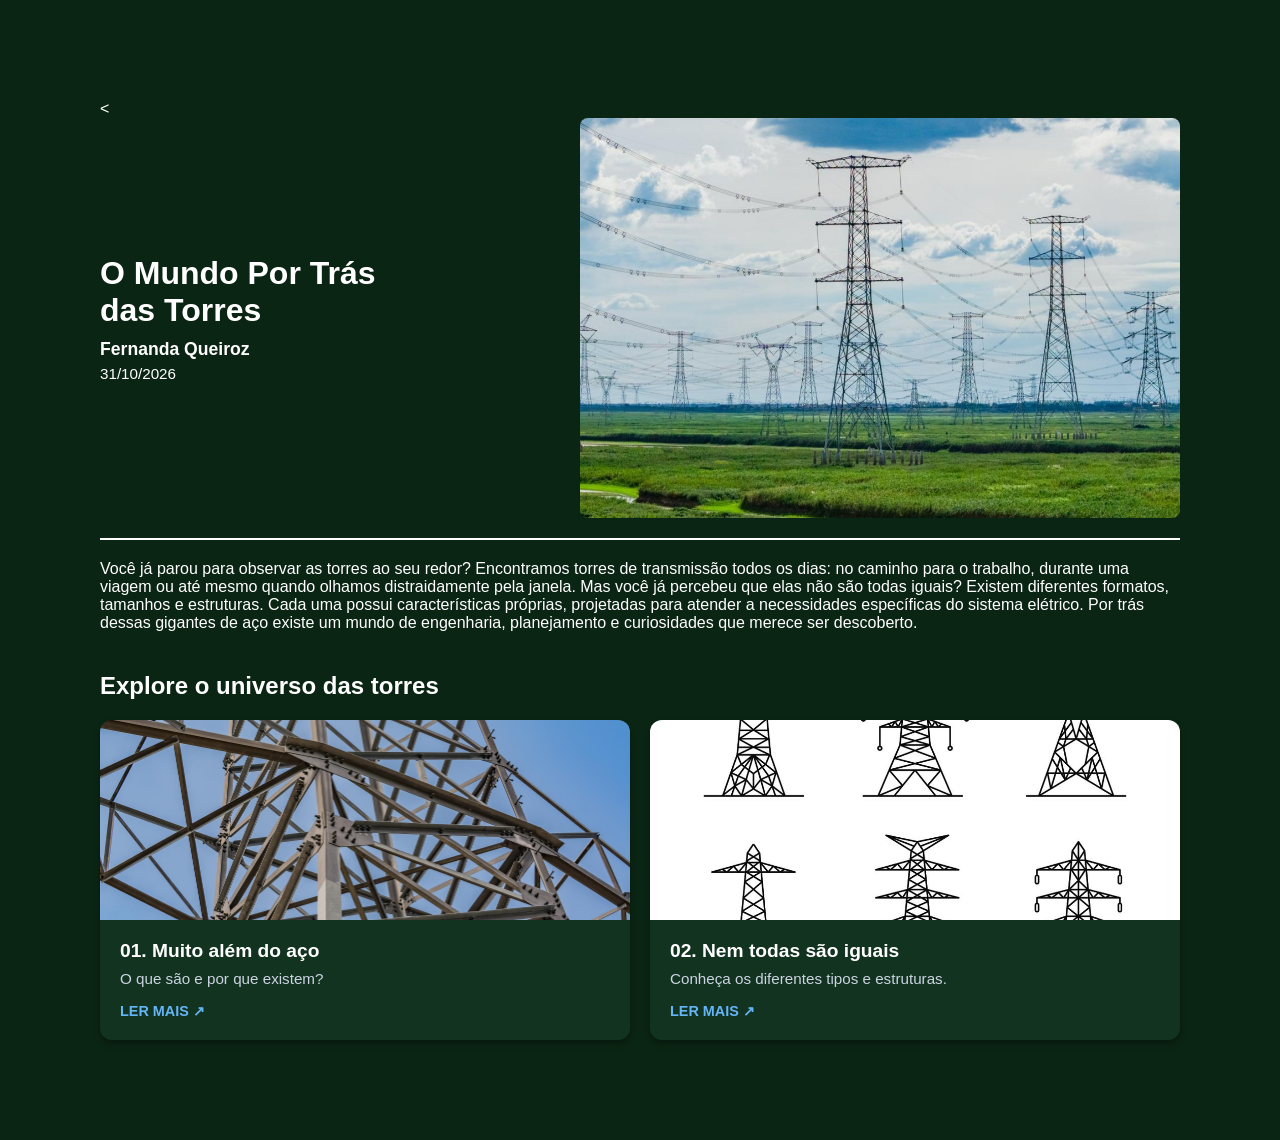
<file: index.html>
<!DOCTYPE html>
<html lang="pt-BR">
<head>
    <meta charset="UTF-8">
    <title> O Mundo Por Trás das Torres</title>
    <!-- Link para o arquivo de estilo externo -->
    <link rel="stylesheet" href="mystyle.css">
</head>
<body>

    <<header class="cabecalho-principal">
        <div class="bloco-topo">
            <!-- Coluna da Esquerda: Título, Nome, Data -->
            <div class="info-texto">
                <h1> O Mundo Por Trás das Torres</h1>
                <p class="autor">Fernanda Queiroz</p>
                <p class="data">31/10/2026</p>
            </div>

            <!-- Coluna da Direita: Imagem -->
            <img src="Imagem1.jpg" alt="Torre de transmissão" class="img-topo">
        </div>

        <!-- Linha divisória logo abaixo -->
        <hr class="linha-divisoria">
    </header>

    <p>
        Você já parou para observar as torres ao seu redor? 
        Encontramos torres de transmissão todos os dias: no caminho para o trabalho, durante uma viagem ou até mesmo quando olhamos distraidamente pela janela. 
        Mas você já percebeu que elas não são todas iguais? 
        Existem diferentes formatos, tamanhos e estruturas. Cada uma possui características próprias, projetadas para atender a necessidades específicas do sistema elétrico. 
        Por trás dessas gigantes de aço existe um mundo de engenharia, planejamento e curiosidades que merece ser descoberto.
    </p>

    <!-- Seção de Exploração (Cards) -->
    <section class="secao-cards">
        <h2>Explore o universo das torres</h2>

        <!-- Container que segura os cards lado a lado -->
        <div class="cards-grid">

            <!-- CARD 01 -->
            <div class="card">
                <!-- Imagem clicável -->
                <a href="detalhes1.html">
                    <img src="Imagem2.jpg" alt="Detalhes estruturais de uma torre" class="card-img">
                </a>
                <div class="card-content">
                    <h3>01. Muito além do aço</h3>
                    <p>O que são e por que existem?</p>
                    <a href="detalhes1.html" class="btn-ler-mais">LER MAIS ↗</a>
                </div>
            </div>

            <!-- CARD 02 -->
            <div class="card">
                <!-- Imagem clicável -->
                <a href="detalhes2.html">
                    <img src="Imagem3.jpg" alt="Tipos de torres de transmissão" class="card-img">
                </a>
                <div class="card-content">
                    <h3>02. Nem todas são iguais</h3>
                    <p>Conheça os diferentes tipos e estruturas.</p>
                    <a href="detalhes2.html" class="btn-ler-mais">LER MAIS ↗</a>
                </div>
            </div>

        </div>
    </section>
</file>
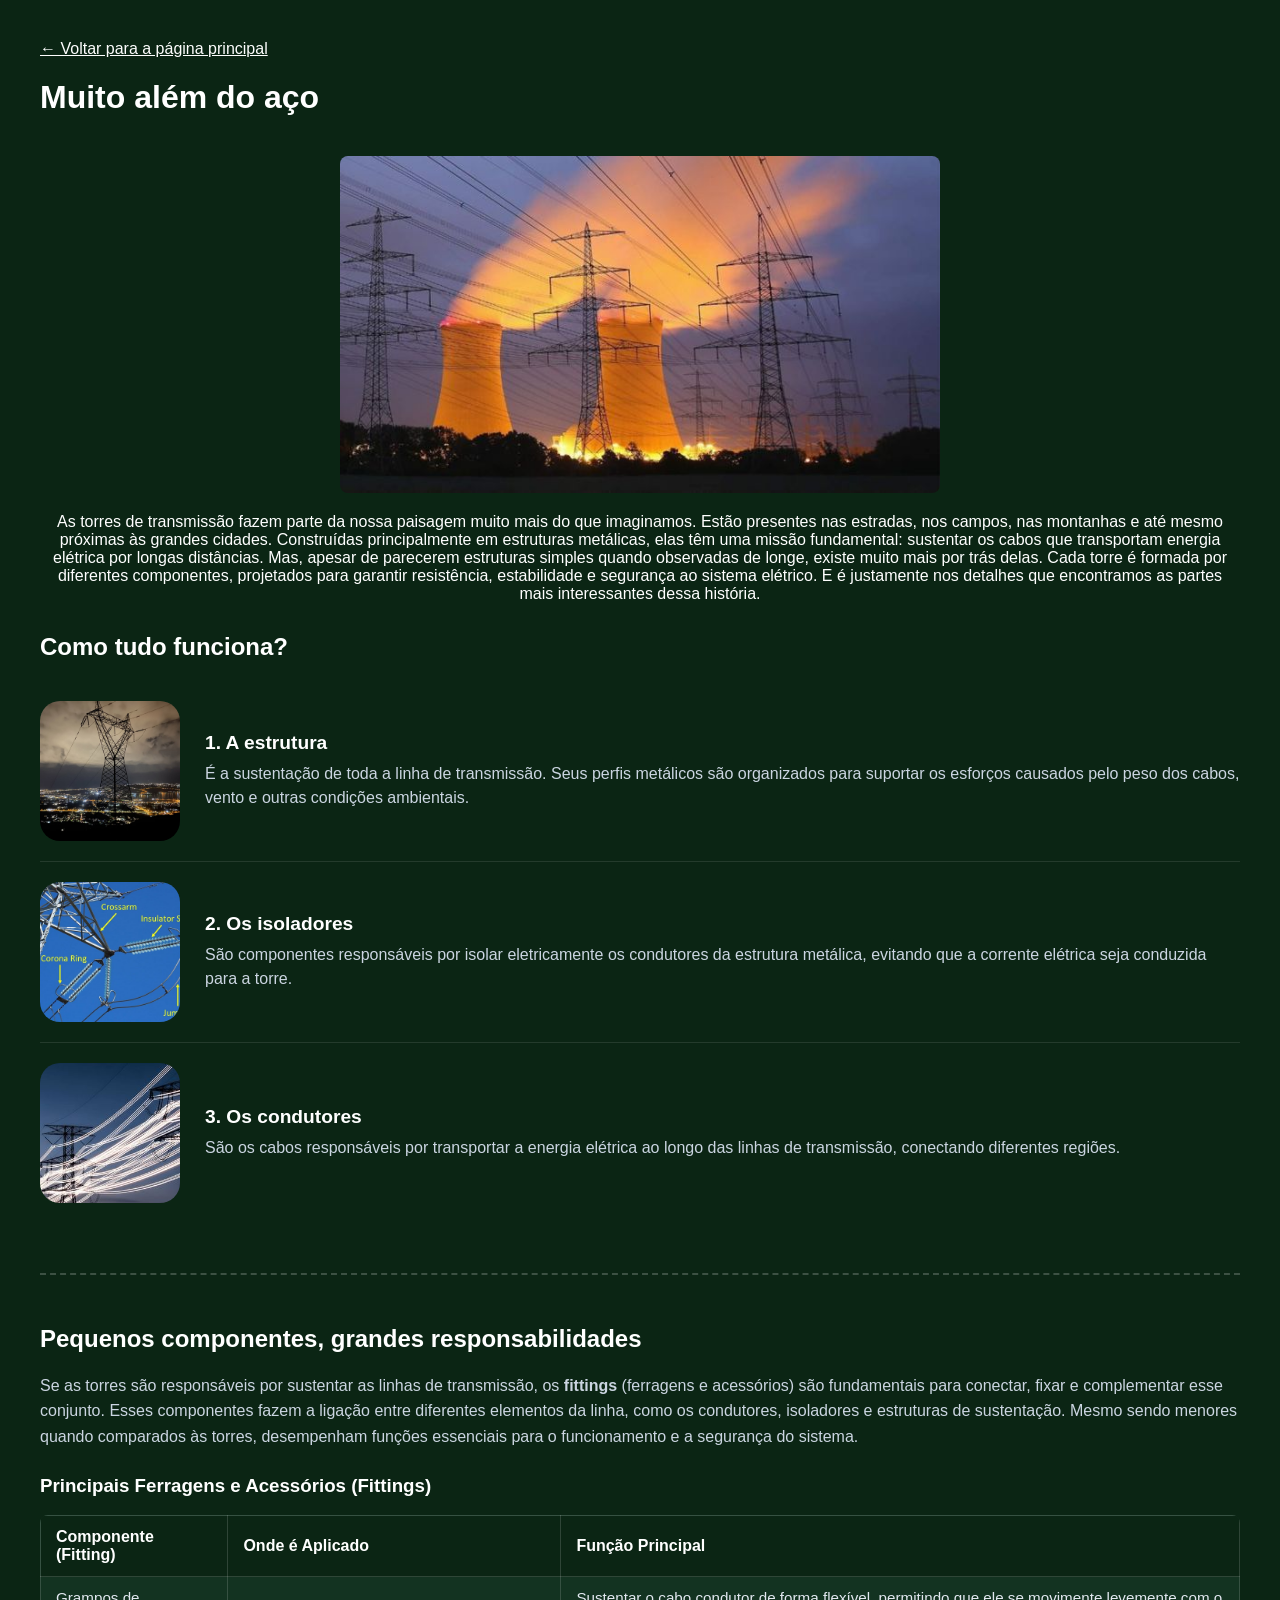
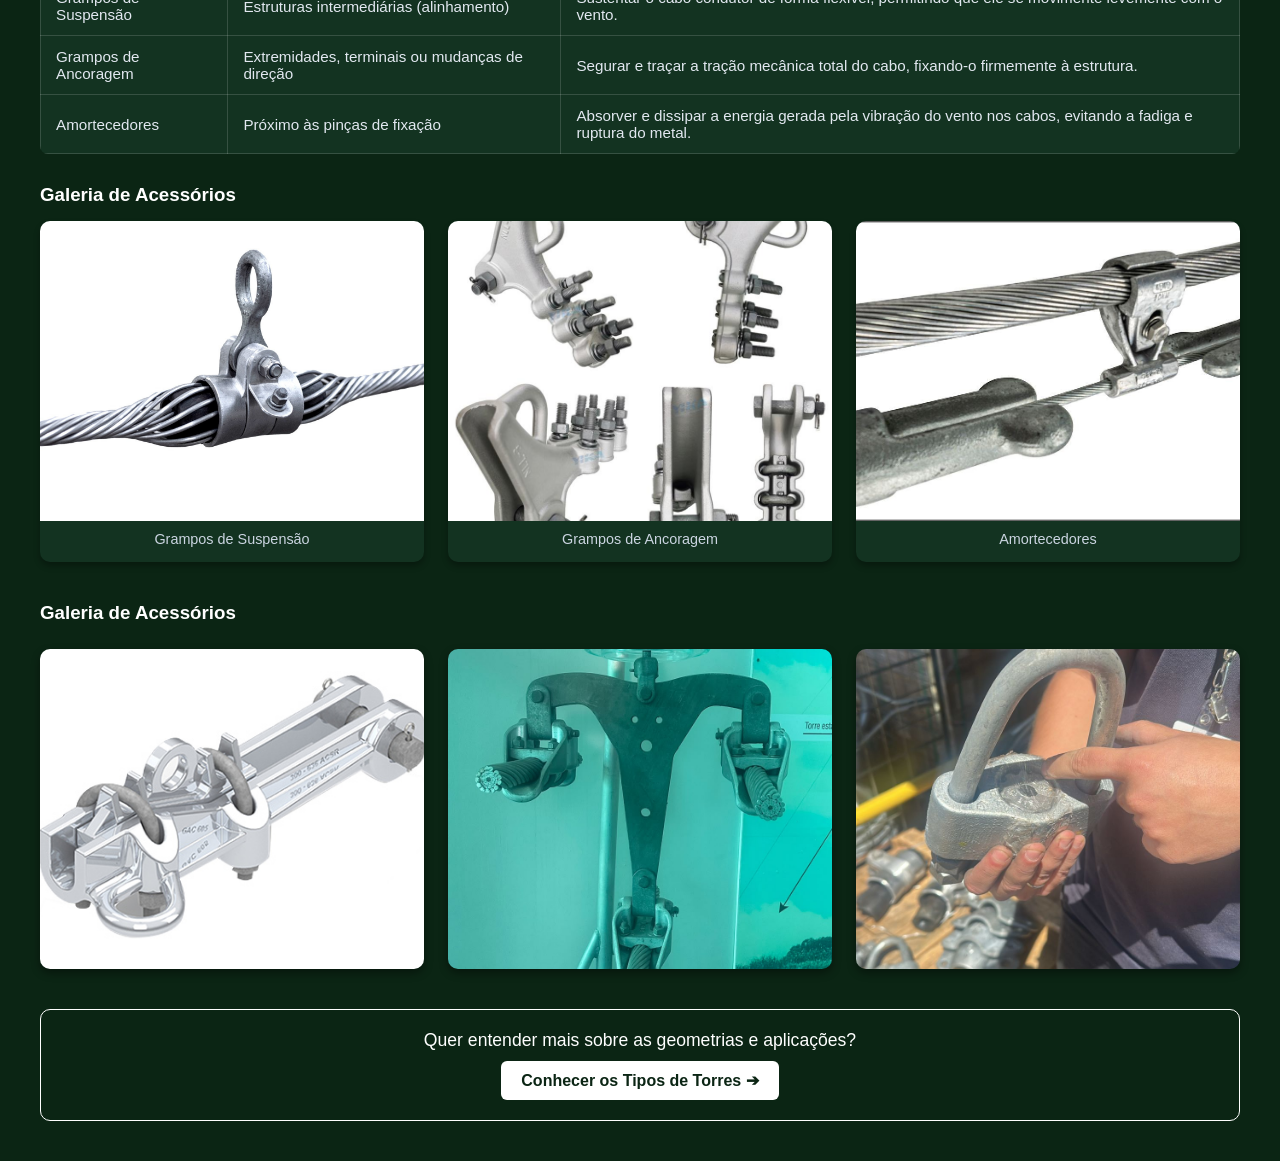
<file: detalhes1.html>
<!DOCTYPE html>
<html lang="pt-BR">
<head>
    <meta charset="UTF-8">
    <title>Muito além do aço - Detalhes</title>
    <link rel="stylesheet" href="mystyle.css">
</head>
<body style="margin: 40px;">
    <a href="index.html" style="color: #fefefe;">← Voltar para a página principal</a>
    <h1> Muito além do aço</h1>
    <br>
    <center><img src="Imagem4.jpg" alt="Torre de transmissão" class="img-topo"></center>
    <center><p>As torres de transmissão fazem parte da nossa paisagem muito mais do que imaginamos. Estão presentes nas estradas, nos campos, nas montanhas e até mesmo próximas às grandes cidades.

Construídas principalmente em estruturas metálicas, elas têm uma missão fundamental: sustentar os cabos que transportam energia elétrica por longas distâncias.

Mas, apesar de parecerem estruturas simples quando observadas de longe, existe muito mais por trás delas. Cada torre é formada por diferentes componentes, projetados para garantir resistência, estabilidade e segurança ao sistema elétrico.

E é justamente nos detalhes que encontramos as partes mais interessantes dessa história.</p></center>
  <section class="bloco-funcionamento">
        <h2>Como tudo funciona?</h2>

        <!-- ITEM 1 -->
        <div class="item-funcionamento">
            <img src="torre-estrutura.jpg" alt="A estrutura" class="img-quadrada">
            <div class="texto-item">
                <h3>1. A estrutura</h3>
                <p>É a sustentação de toda a linha de transmissão. Seus perfis metálicos são organizados para suportar os esforços causados pelo peso dos cabos, vento e outras condições ambientais.</p>
            </div>
        </div>

        <!-- ITEM 2 -->
        <div class="item-funcionamento">
            <img src="torre-isoladores.jpg" alt="Os isoladores" class="img-quadrada">
            <div class="texto-item">
                <h3>2. Os isoladores</h3>
                <p>São componentes responsáveis por isolar eletricamente os condutores da estrutura metálica, evitando que a corrente elétrica seja conduzida para a torre.</p>
            </div>
        </div>

        <!-- ITEM 3 -->
        <div class="item-funcionamento">
            <img src="torre-condutores.jpg" alt="Os condutores" class="img-quadrada">
            <div class="texto-item">
                <h3>3. Os condutores</h3>
                <p>São os cabos responsáveis por transportar a energia elétrica ao longo das linhas de transmissão, conectando diferentes regiões.</p>
            </div>
        </div>

    </section>

    <!-- SEÇÃO DE FITTINGS (FERRAGENS) -->
    <section class="secao-fittings">
        <h2>Pequenos componentes, grandes responsabilidades</h2>
        
        <p class="texto-fittings">
            Se as torres são responsáveis por sustentar as linhas de transmissão, os <strong>fittings</strong> (ferragens e acessórios) são fundamentais para conectar, fixar e complementar esse conjunto. 
            Esses componentes fazem a ligação entre diferentes elementos da linha, como os condutores, isoladores e estruturas de sustentação. 
            Mesmo sendo menores quando comparados às torres, desempenham funções essenciais para o funcionamento e a segurança do sistema.
        </p>

        <!-- TABELA HTML DE FITTINGS COM OS 3 COMPONENTES -->
        <h3>Principais Ferragens e Acessórios (Fittings)</h3>
        <table class="tabela-fittings">
            <thead>
                <tr>
                    <th>Componente (Fitting)</th>
                    <th>Onde é Aplicado</th>
                    <th>Função Principal</th>
                </tr>
            </thead>
            <tbody>
                <tr>
                    <td>Grampos de Suspensão</td>
                    <td>Estruturas intermediárias (alinhamento)</td>
                    <td>Sustentar o cabo condutor de forma flexível, permitindo que ele se movimente levemente com o vento.</td>
                </tr>
                <tr>
                    <td>Grampos de Ancoragem</td>
                    <td>Extremidades, terminais ou mudanças de direção</td>
                    <td>Segurar e traçar a tração mecânica total do cabo, fixando-o firmemente à estrutura.</td>
                </tr>
                <tr>
                    <td>Amortecedores</td>
                    <td>Próximo às pinças de fixação</td>
                    <td>Absorver e dissipar a energia gerada pela vibração do vento nos cabos, evitando a fadiga e ruptura do metal.</td>
                </tr>
            </tbody>
        </table>

        <!-- GALERIA DE IMAGENS DOS 3 COMPONENTES -->
        <h3 class="titulo-galeria">Galeria de Acessórios</h3>
        <div class="galeria-imagens">
            <div class="item-galeria">
                <img src="grampo-suspensao.jpeg" alt="Grampo de Suspensão">
                <p>Grampos de Suspensão</p>
            </div>
            <div class="item-galeria">
                <img src="grampo-ancoragem.jpg" alt="Grampo de Ancoragem">
                <p>Grampos de Ancoragem</p>
            </div>
            <div class="item-galeria">
                <img src="amortecedores.jpg" alt="Amortecedores">
                <p>Amortecedores</p>
            </div>
        </div>
    <!-- GALERIA ESTILO REVISTA (APENAS IMAGENS) -->
        <h3 class="titulo-galeria">Galeria de Acessórios</h3>
        
        <div class="galeria-revista">
            <img src="fitting1.jpg" alt="Fitting de transmissão 1">
            <img src="fitting2.jpg" alt="Fitting de transmissão 2">
            <img src="fitting3.jpg" alt="Fitting de transmissão 3">
        </div>
         <!-- LINK CLICÁVEL PARA A OUTRA PÁGINA (Tipos de Torres) -->
        <div class="proxima-pagina-box">
            <p>Quer entender mais sobre as geometrias e aplicações?</p>
            <a href="detalhes2.html" class="link-proxima-pagina">Conhecer os Tipos de Torres ➔</a>
        </div>
    </section>

</body>
</html>
</file>
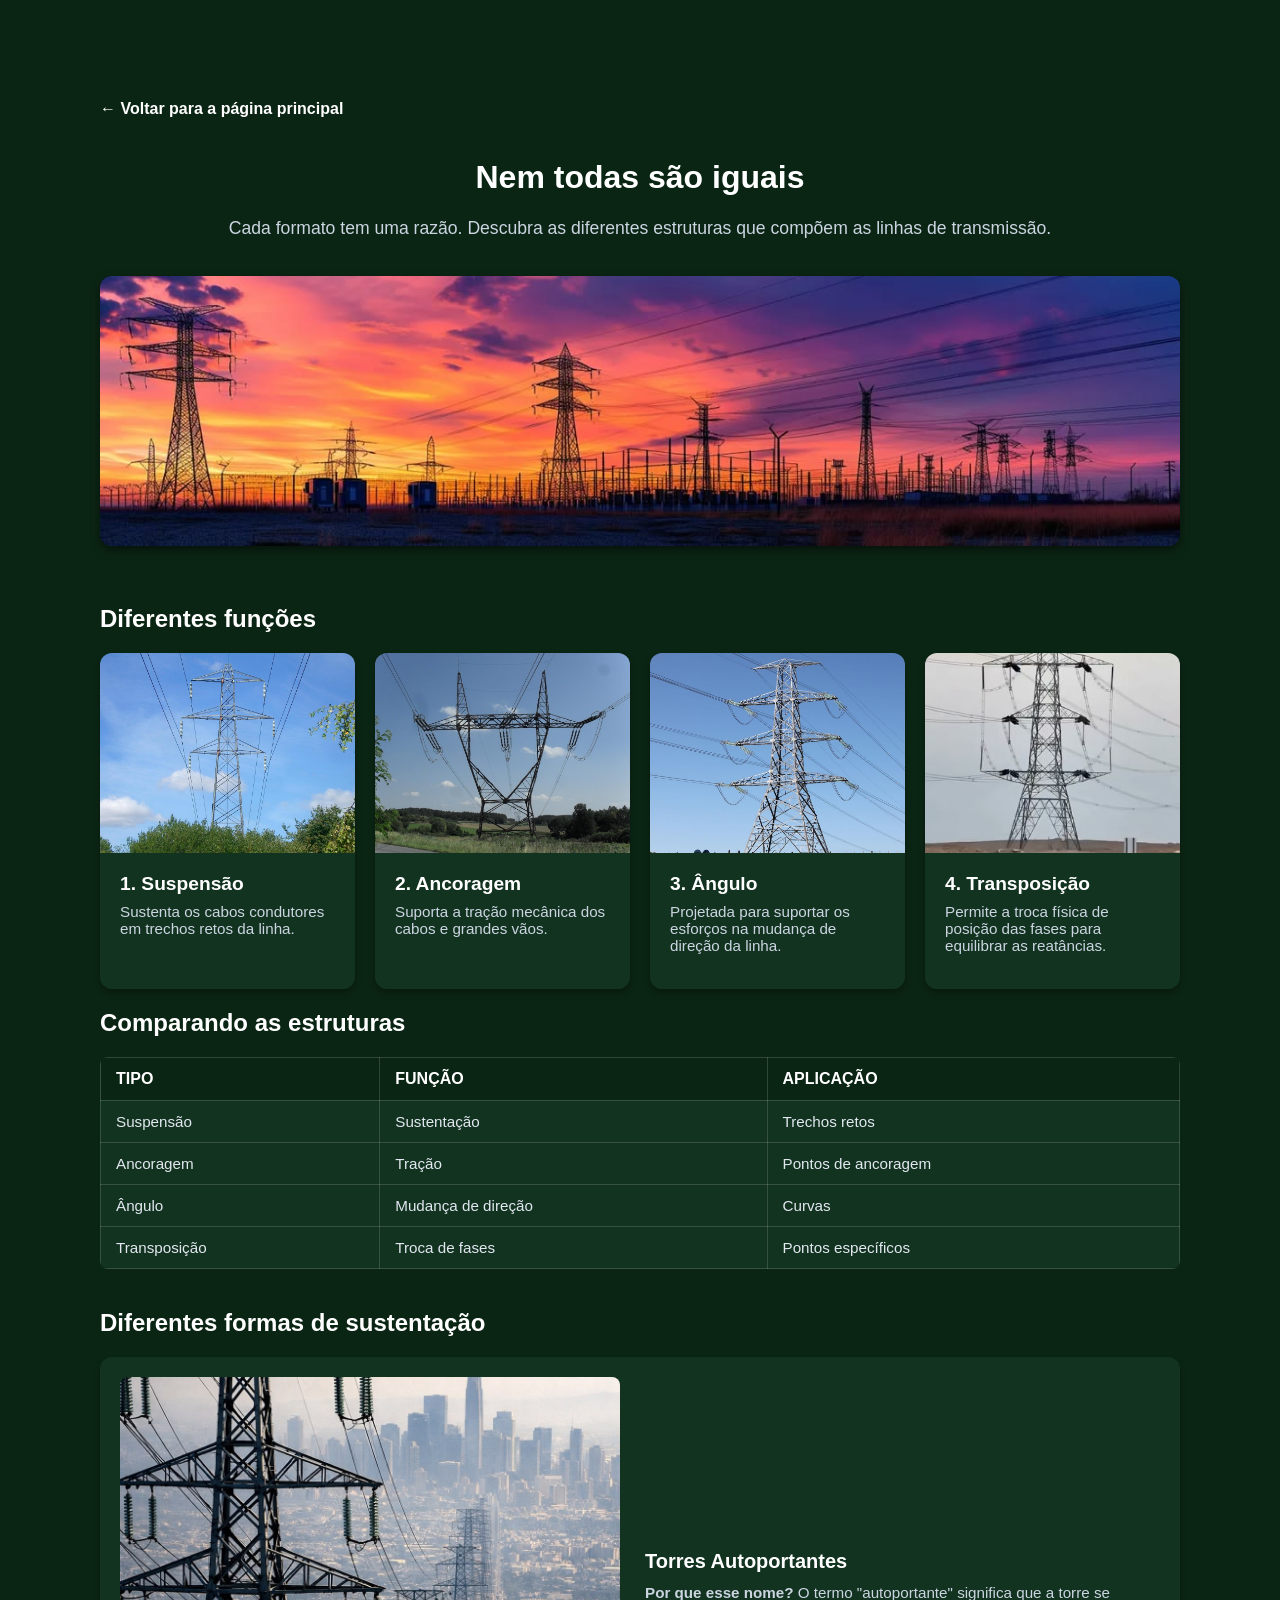
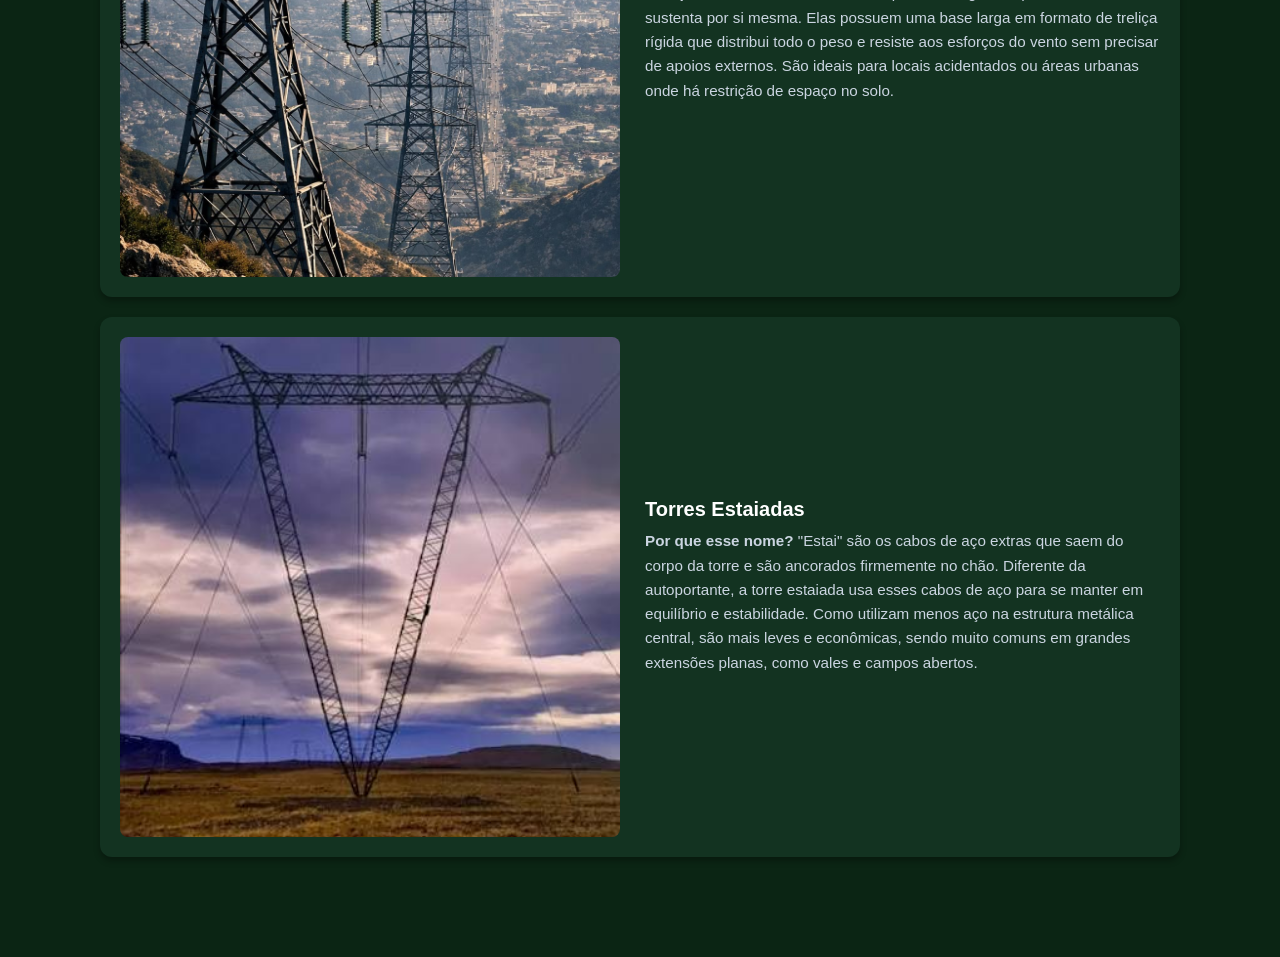
<file: detalhes2.html>
<!DOCTYPE html>
<html lang="pt-BR">
<head>
    <meta charset="UTF-8">
    <title>Nem Todas São Iguais - Tipos de Torres</title>
    <!-- Link para a sua folha de estilo externa -->
    <link rel="stylesheet" href="mystyle.css">
</head>
<body>

    <!-- Link de navegação para retornar -->
    <a href="index.html" class="btn-voltar">← Voltar para a página principal</a>

    <!-- CABEÇALHO DA PÁGINA -->
    <header class="cabecalho-detalhes">
        <center><h1>Nem todas são iguais</h1><center>
        <center><p class="subtitulo-detalhes">
            Cada formato tem uma razão. Descubra as diferentes estruturas que compõem as linhas de transmissão.
        </p></center>
        <!-- Imagem de Destaque -->
        <img src="imagem5.jpg" alt="Estruturas de torres de transmissão" class="img-destaque-detalhes">
    </header>

    <!-- SEÇÃO 1: OS 4 TIPOS DE TORRE (CARDS / IMAGENS) -->
    <section class="secao-tipos">
        <h2>Diferentes funções</h2>
        
        <div class="cards-grid">
            <!-- 1. Suspensão -->
            <div class="card">
                <img src="torre-suspensao.jpg" alt="Torre de Suspensão" class="card-img">
                <div class="card-content">
                    <h3>1. Suspensão</h3>
                    <p>Sustenta os cabos condutores em trechos retos da linha.</p>
                </div>
            </div>

            <!-- 2. Ancoragem -->
            <div class="card">
                <img src="torre-ancoragem.jpg" alt="Torre de Ancoragem" class="card-img">
                <div class="card-content">
                    <h3>2. Ancoragem</h3>
                    <p>Suporta a tração mecânica dos cabos e grandes vãos.</p>
                </div>
            </div>

            <!-- 3. Ângulo -->
            <div class="card">
                <img src="torre-angulo.jpg" alt="Torre de Ângulo" class="card-img">
                <div class="card-content">
                    <h3>3. Ângulo</h3>
                    <p>Projetada para suportar os esforços na mudança de direção da linha.</p>
                </div>
            </div>

            <!-- 4. Transposição -->
            <div class="card">
                <img src="torre-transposicao.jpg" alt="Torre de Transposição" class="card-img">
                <div class="card-content">
                    <h3>4. Transposição</h3>
                    <p>Permite a troca física de posição das fases para equilibrar as reatâncias.</p>
                </div>
            </div>
        </div>
    </section>

    <!-- SEÇÃO 2: TABELA COMPARATIVA -->
    <section class="secao-tabela">
        <h2>Comparando as estruturas</h2>
        
        <table class="tabela-fittings">
            <thead>
                <tr>
                    <th>TIPO</th>
                    <th>FUNÇÃO</th>
                    <th>APLICAÇÃO</th>
                </tr>
            </thead>
            <tbody>
                <tr>
                    <td>Suspensão</td>
                    <td>Sustentação</td>
                    <td>Trechos retos</td>
                </tr>
                <tr>
                    <td>Ancoragem</td>
                    <td>Tração</td>
                    <td>Pontos de ancoragem</td>
                </tr>
                <tr>
                    <td>Ângulo</td>
                    <td>Mudança de direção</td>
                    <td>Curvas</td>
                </tr>
                <tr>
                    <td>Transposição</td>
                    <td>Troca de fases</td>
                    <td>Pontos específicos</td>
                </tr>
            </tbody>
        </table>
    </section>

    <!-- SEÇÃO 3: DIFERENTES FORMAS DE SUSTENTAÇÃO (CORRIGIDA E EXPLICADA) -->
    <section class="secao-sustentacao">
        <h2>Diferentes formas de sustentação</h2>

        <!-- Bloco 1: Torres Autoportantes -->
        <div class="item-sustentacao">
            <img src="autoportante.jpg" alt="Torre Autoportante" class="img-sustentacao">
            <div class="texto-sustentacao">
                <h3>Torres Autoportantes</h3>
                <p>
                    <strong>Por que esse nome?</strong> O termo "autoportante" significa que a torre se sustenta por si mesma. 
                    Elas possuem uma base larga em formato de treliça rígida que distribui todo o peso e resiste aos esforços do vento sem precisar de apoios externos. 
                    São ideais para locais acidentados ou áreas urbanas onde há restrição de espaço no solo.
                </p>
            </div>
        </div>

        <!-- Bloco 2: Torres Estaiadas -->
        <div class="item-sustentacao">
            <img src="estaiada.jpg" alt="Torre Estaiada" class="img-sustentacao">
            <div class="texto-sustentacao">
                <h3>Torres Estaiadas</h3>
                <p>
                    <strong>Por que esse nome?</strong> "Estai" são os cabos de aço extras que saem do corpo da torre e são ancorados firmemente no chão. 
                    Diferente da autoportante, a torre estaiada usa esses cabos de aço para se manter em equilíbrio e estabilidade. 
                    Como utilizam menos aço na estrutura metálica central, são mais leves e econômicas, sendo muito comuns em grandes extensões planas, como vales e campos abertos.
                </p>
            </div>
        </div>
    </section>

</body>
</html>
</file>
<file: mystyle.css>
/* Estilo externo aplicado ao corpo da página */
body {
    background-color: #0b2514;
    font-family: Arial, sans-serif;
    color: #ffffff;
    margin: 100px;
}

/* Estilo aplicado ao cabeçalho principal */
h1 {
    color: #ffffff;
}
/* Organiza o bloco do topo para colocar textos de um lado e imagem do outro */
.bloco-topo {
    display: flex;
    align-items: center;  /* Alinha os blocos verticalmente */
    justify-content: space-between; /* Espaça o texto à esquerda e a imagem à direita */
    gap: 200px;
}

/* Agrupa o título, nome e data para que fiquem em coluna */
.info-texto {
    display: flex;
    flex-direction: column; /* Joga cada item (nome e data) estritamente embaixo do outro */
}

/* Remove margens exageradas do h1 para o nome colar certinho embaixo dele */
.info-texto h1 {
    margin: 0 0 10px 0;
}

/* Estilo do seu nome */
.autor {
    font-size: 1.1rem;
    font-weight: bold;
    color: #ffffff;
    margin: 0 0 5px 0;
}

/* Estilo da data */
.data {
    font-size: 0.95rem;
    color: #ffffff;
    margin: 0;
}

/* Controla o tamanho da imagem da direita */
.img-topo {
    width: 600px;
    border-radius: 8px;
}

/* Estilo da linha horizontal (___) */
.linha-divisoria {
    border: none;
    border-top: 2px solid #ffffff;
    margin: 20px 0;
}
/* Estilo da Seção de Cards */
.secao-cards {
    margin-top: 40px;
}

.cards-grid {
    display: flex;
    gap: 20px; /* Espaço entre os cards */
    margin-top: 20px;
}

/* O Cartão individual */
.card {
    background-color: #133321; /* Um verde um pouco mais claro que o fundo para dar contraste */
    border-radius: 12px;
    overflow: hidden;
    width: 50%; /* Divide o espaço meio a meio */
    box-shadow: 0 4px 6px rgba(0, 0, 0, 0.3);
    transition: transform 0.3s ease;
}

/* Efeito de leve zoom quando passa o mouse no card */
.card:hover {
    transform: translateY(-5px);
}

/* Imagem dentro do card */
.card-img {
    width: 100%;
    height: 200px;
    object-fit: cover; /* Garante que a imagem preencha o espaço sem distorcer */
    display: block;
}

/* Conteúdo de texto dentro do card */
.card-content {
    padding: 20px;
}

.card-content h3 {
    margin: 0 0 8px 0;
    color: #ffffff;
    font-size: 1.2rem;
}

.card-content p {
    color: #cbd5e1;
    font-size: 0.95rem;
    margin: 0 0 15px 0;
}

/* Botão Estilizado "Ler Mais" */
.btn-ler-mais {
    display: inline-block;
    color: #64b5f6;
    text-decoration: none;
    font-weight: bold;
    font-size: 0.9rem;
    transition: color 0.2s;
}

.btn-ler-mais:hover {
    color: #90caf9;
    text-decoration: underline;
}/* Seção Bloco 2 */
.bloco-funcionamento {
    margin-top: 30px;
}

/* Cada linha contendo a imagem e o texto */
.item-funcionamento {
    display: flex;
    align-items: center; /* Alinha a imagem e o texto verticalmente pelo centro */
    gap: 25px;           /* Espaço entre a imagem e o texto */
    padding: 20px 0;
    border-bottom: 1px solid rgba(255, 255, 255, 0.1); /* Linha sutil separando os tópicos */
}

/* Remove a linha divisória do último item */
.item-funcionamento:last-child {
    border-bottom: none;
}

/* Formatação da Imagem Quadrada com cantos arredondados */
.img-quadrada {
    width: 140px;
    height: 140px;
    object-fit: cover;    /* Recorta a imagem para preencher o quadrado sem distorcer */
    border-radius: 20px;  /* Curvatura bem bonita nos cantos, igual à foto */
    flex-shrink: 0;       /* Impede que a imagem encolha */
}

/* Formatação dos Textos ao lado */
.texto-item h3 {
    margin: 0 0 8px 0;
    color: #ffffff;
    font-size: 1.2rem;
}

.texto-item p {
    margin: 0;
    color: #cbd5e1;
    line-height: 1.5; /* Melhora o espaçamento entre as linhas do texto */
}

/* Botão de voltar */
.btn-voltar {
    display: inline-block;
    color: #ffffff;
    text-decoration: none;
    margin-bottom: 20px;
    font-weight: bold;
}

.btn-voltar:hover {
    text-decoration: underline;
}
/* Estilos para a Seção de Fittings */
.secao-fittings {
    margin-top: 50px;
    padding-top: 30px;
    border-top: 2px dashed rgba(255, 255, 255, 0.2);
}

.texto-fittings {
    line-height: 1.6;
    color: #cbd5e1;
    margin-bottom: 25px;
}

/* Tabela de Fittings (Tags de tabela oficiais) */
.tabela-fittings {
    width: 100%;
    border-collapse: collapse;
    margin-bottom: 30px;
    background-color: #133321;
    border-radius: 8px;
    overflow: hidden;
}

.tabela-fittings th, 
.tabela-fittings td {
    border: 1px solid rgba(255, 255, 255, 0.15);
    padding: 12px 15px;
    text-align: left;
}

.tabela-fittings th {
    background-color: #0b2514;
    color: #ffffff;
    font-weight: bold;
}

.tabela-fittings td {
    color: #e2e8f0;
    font-size: 0.95rem;
}

/* Galeria de Várias Imagens */
.titulo-galeria {
    margin-top: 30px;
    margin-bottom: 15px;
}

.galeria-imagens {
    display: flex;
    gap: 20px;
    justify-content: space-between;
    margin-bottom: 40px;
}

.item-galeria {
    background-color: #133321;
    border-radius: 10px;
    overflow: hidden;
    width: 32%; /* Divide o espaço para 3 imagens lado a lado */
    text-align: center;
    padding-bottom: 15px;
    box-shadow: 0 4px 6px rgba(0,0,0,0.3);
}

.item-galeria img {
    width: 100%;
    height: 300px;
    object-fit: cover;
    display: block;
    margin-bottom: 10px;
}

.item-galeria p {
    color: #cbd5e1;
    font-size: 0.9rem;
    margin: 0;
    padding: 0 10px;
}

/* Caixa e Link para a próxima página de Tipos de Torres */
.proxima-pagina-box {
    background-color: #0b2514;
    border: 1px solid #ffffff;
    padding: 20px;
    border-radius: 10px;
    text-align: center;
    margin-top: 40px;
}

.proxima-pagina-box p {
    margin: 0 0 10px 0;
    color: #ffffff;
    font-size: 1.1rem;
}

.link-proxima-pagina {
    display: inline-block;
    color: #0b2514;
    background-color: #ffffff;
    padding: 10px 20px;
    border-radius: 6px;
    text-decoration: none;
    font-weight: bold;
    transition: background-color 0.2s;
}

.link-proxima-pagina:hover {
    background-color: #ffffff;
}
/* Galeria de Fotos Estilo Revista (Sem Legenda) */
.galeria-revista {
    display: flex;
    gap: 15px; /* Espaço elegante entre as fotos */
    margin: 25px 0 40px 0;
    justify-content: space-between;
}

.galeria-revista img {
    width: 32%; /* Divide o espaço igualmente para as 3 imagens ficarem lado a lado */
    height: 320px;
    object-fit: cover; /* Garante que a imagem preencha o espaço sem distorcer */
    border-radius: 10px;
    box-shadow: 0 4px 8px rgba(0, 0, 0, 0.4);
    transition: transform 0.3s ease;
}

/* Efeito sutil de zoom quando passa o mouse na foto da revista */
.galeria-revista img:hover {
    transform: scale(1.02);
}
/* Imagem de Destaque do Topo em Detalhes */
.img-destaque-detalhes {
    width: 100%;
    max-height: 800px;
    object-fit: cover;
    border-radius: 12px;
    margin: 20px 0 35px 0;
    box-shadow: 0 4px 10px rgba(0, 0, 0, 0.5);
}

.subtitulo-detalhes {
    font-size: 1.1rem;
    color: #cbd5e1;
    margin-top: 5px;
}

/* Seção de Formas de Sustentação (Estilo Blocos Lado a Lado) */
.secao-sustentacao {
    margin-top: 40px;
    margin-bottom: 60px;
}

.item-sustentacao {
    display: flex;
    align-items: center; /* Alinha a imagem e o texto no centro vertical */
    gap: 25px;
    background-color: #133321; /* Fundo contrastante elegante */
    padding: 20px;
    border-radius: 12px;
    margin-bottom: 20px;
    box-shadow: 0 4px 6px rgba(0, 0, 0, 0.3);
}

/* Tamanho controlado da imagem de sustentação */
.img-sustentacao {
    width: 500px;
    height: 500px;
    object-fit: cover;
    border-radius: 8px;
    flex-shrink: 0;
}

/* Textos explicativos dos blocos */
.texto-sustentacao h3 {
    margin: 0 0 8px 0;
    color: #ffffff;
    font-size: 1.25rem;
}

.texto-sustentacao p {
    margin: 0;
    color: #cbd5e1;
    font-size: 0.95rem;
    line-height: 1.6;
}
</file>
